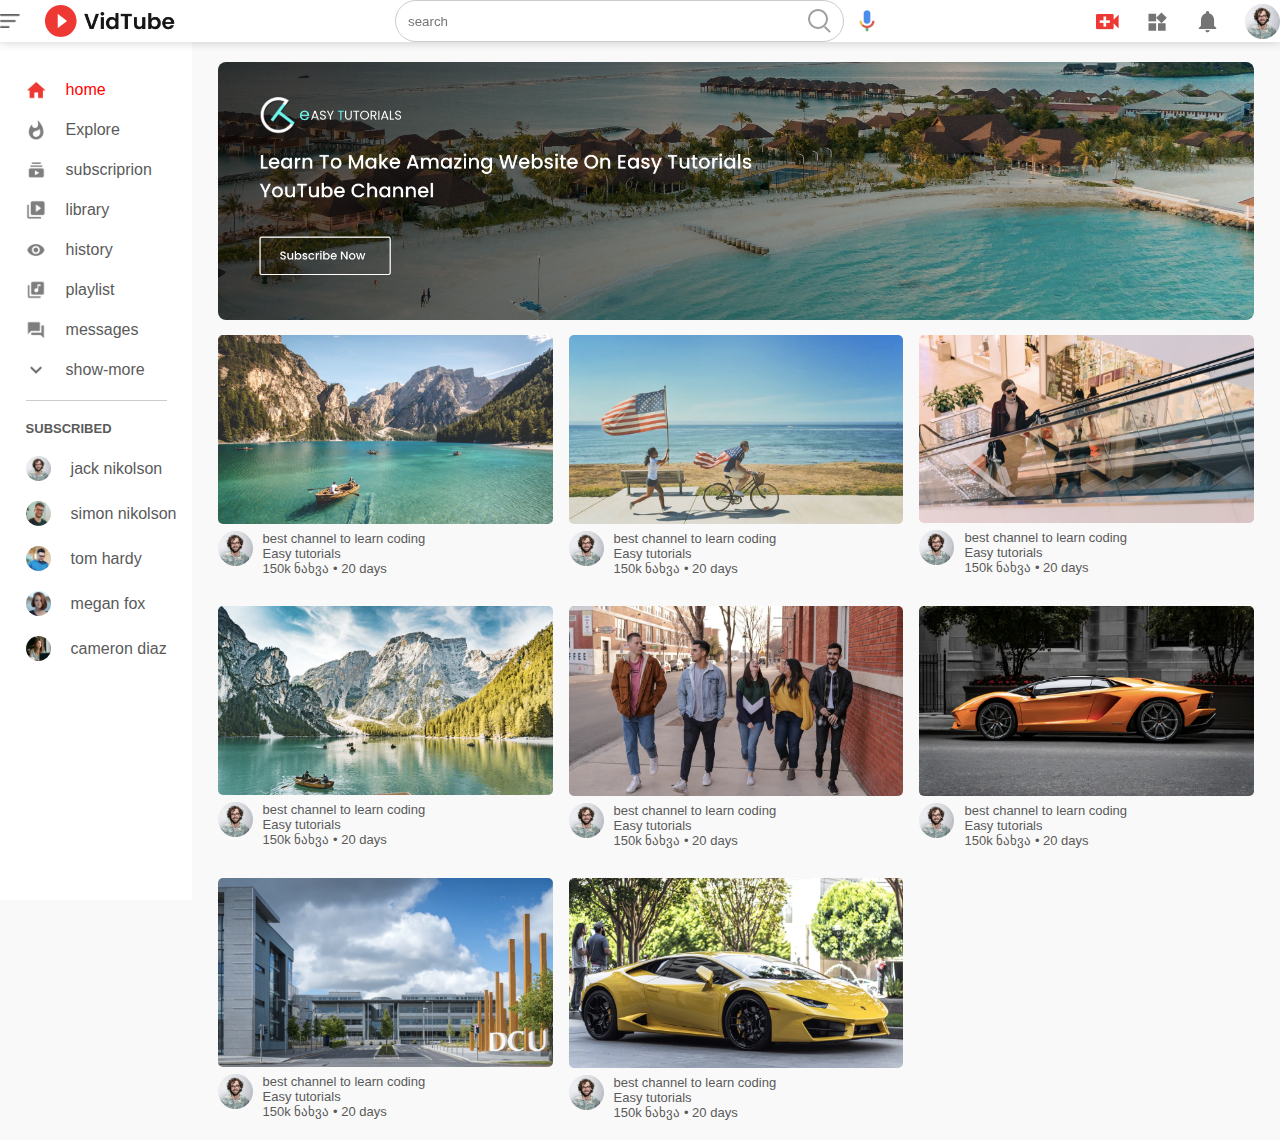
<file: youtube/index.html>
<html lang="en">
<head>
    <meta charset="UTF-8">
    <meta http-equiv="X-UA-Compatible" content="IE=edge">
    <meta name="viewport" content="width=device-width, initial-scale=1.0">
    <title>youtube</title>
    <link rel="stylesheet" href="index.css">
</head>
<body>
<nav class="flex-div">
    <div class="nav-left flex-div">
        <img src="images/menu.png " class="menu-icon">
        <img src="images/logo.png" class="logo">

    </div>
    <div class="nav-middle flex-div">
        <div class="search-box flex-div" >
        <input type="text" placeholder="search">
            <img src="images/search.png">
        </div>
        <img src="images/voice-search.png" class="mic-icon">
    </div>
    <div class="nav-right flex-div">
        <img src="images/upload.png">
        <img src="images/more.png">
        <img src="images/notification.png">
        <img src="images/Jack.png" class="user-icon">
    </div>
</nav>
<!-- sidebar -->
<div class="sidebar">
    <div class="shortcut-links">
        <a href=""><img src="images/home.png"><p>home</p></a>
        <a href=""><img src="images/explore.png"><p>Explore</p></a>
        <a href=""><img src="images/subscriprion.png"><p>subscriprion</p></a>
        <a href=""><img src="images/library.png"><p>library</p></a>
        <a href=""><img src="images/history.png"><p>history</p></a>
        <a href=""><img src="images/playlist.png"><p>playlist</p></a>
        <a href=""><img src="images/messages.png"><p>messages</p></a>
        <a href=""><img src="images/show-more.png"><p>show-more</p></a>
<hr>
    </div>
    <div class="subscribed-list">
        <h3>SUBSCRIBED</h3>
        <a href=""><img src="images/Jack.png"><p>jack nikolson</p></a>
        <a href=""><img src="images/simon.png"><p>simon nikolson</p></a>
        <a href=""><img src="images/tom.png"><p>tom hardy</p></a>
        <a href=""><img src="images/megan.png"><p>megan fox</p></a>
        <a href=""><img src="images/cameron.png"><p>cameron diaz</p></a>
        </div>
</div>
<div class="container">
    <div class="banner">
        <img src="images/banner.png">
    </div>
    <div class="list-countainer">
        <div class="vid-list">
            <a href="play-video.html"><img src="images/thumbnail1.png" class="thumbnail"></a>
            <div class="flex-div">
                <img src="images/Jack.png">
                <div class="vid-info">
                    <a href="play-video.html">best channel to learn coding</a>
                    <p>Easy tutorials</p>
                    <p>150k ნახვა &bull; 20 days</p>
                </div>
            </div>
        </div>
        <div class="vid-list">
            <a href=""><img src="images/thumbnail2.png" class="thumbnail"></a>
            <div class="flex-div">
                <img src="images/Jack.png">
                <div class="vid-info">
                    <a href="">best channel to learn coding</a>
                    <p>Easy tutorials</p>
                    <p>150k ნახვა &bull; 20 days</p>
                </div>
            </div>
        </div>
        <div class="vid-list">
            <a href=""><img src="images/thumbnail3.png" class="thumbnail"></a>
            <div class="flex-div">
                <img src="images/Jack.png">
                <div class="vid-info">
                    <a href="">best channel to learn coding</a>
                    <p>Easy tutorials</p>
                    <p>150k ნახვა &bull; 20 days</p>
                </div>
            </div>
        </div>
        <div class="vid-list">
            <a href=""><img src="images/thumbnail4.png" class="thumbnail"></a>
            <div class="flex-div">
                <img src="images/Jack.png">
                <div class="vid-info">
                    <a href="">best channel to learn coding</a>
                    <p>Easy tutorials</p>
                    <p>150k ნახვა &bull; 20 days</p>
                </div>
            </div>
        </div>
        <div class="vid-list">
            <a href=""><img src="images/thumbnail5.png" class="thumbnail"></a>
            <div class="flex-div">
                <img src="images/Jack.png">
                <div class="vid-info">
                    <a href="">best channel to learn coding</a>
                    <p>Easy tutorials</p>
                    <p>150k ნახვა &bull; 20 days</p>
                </div>
            </div>
        </div>
        <div class="vid-list">
            <a href=""><img src="images/thumbnail6.png" class="thumbnail"></a>
            <div class="flex-div">
                <img src="images/Jack.png">
                <div class="vid-info">
                    <a href="">best channel to learn coding</a>
                    <p>Easy tutorials</p>
                    <p>150k ნახვა &bull; 20 days</p>
                </div>
            </div>
        </div>
        <div class="vid-list">
            <a href=""><img src="images/thumbnail7.png" class="thumbnail"></a>
            <div class="flex-div">
                <img src="images/Jack.png">
                <div class="vid-info">
                    <a href="">best channel to learn coding</a>
                    <p>Easy tutorials</p>
                    <p>150k ნახვა &bull; 20 days</p>
                </div>
            </div>
        </div>
        <div class="vid-list">
            <a href=""><img src="images/thumbnail8.png" class="thumbnail"></a>
            <div class="flex-div">
                <img src="images/Jack.png">
                <div class="vid-info">
                    <a href="">best channel to learn coding</a>
                    <p>Easy tutorials</p>
                    <p>150k ნახვა &bull; 20 days</p>
                </div>
            </div>
        </div>
    </div>

</div>




    <script src="index.js"></script>
</body>
</html>
</file>
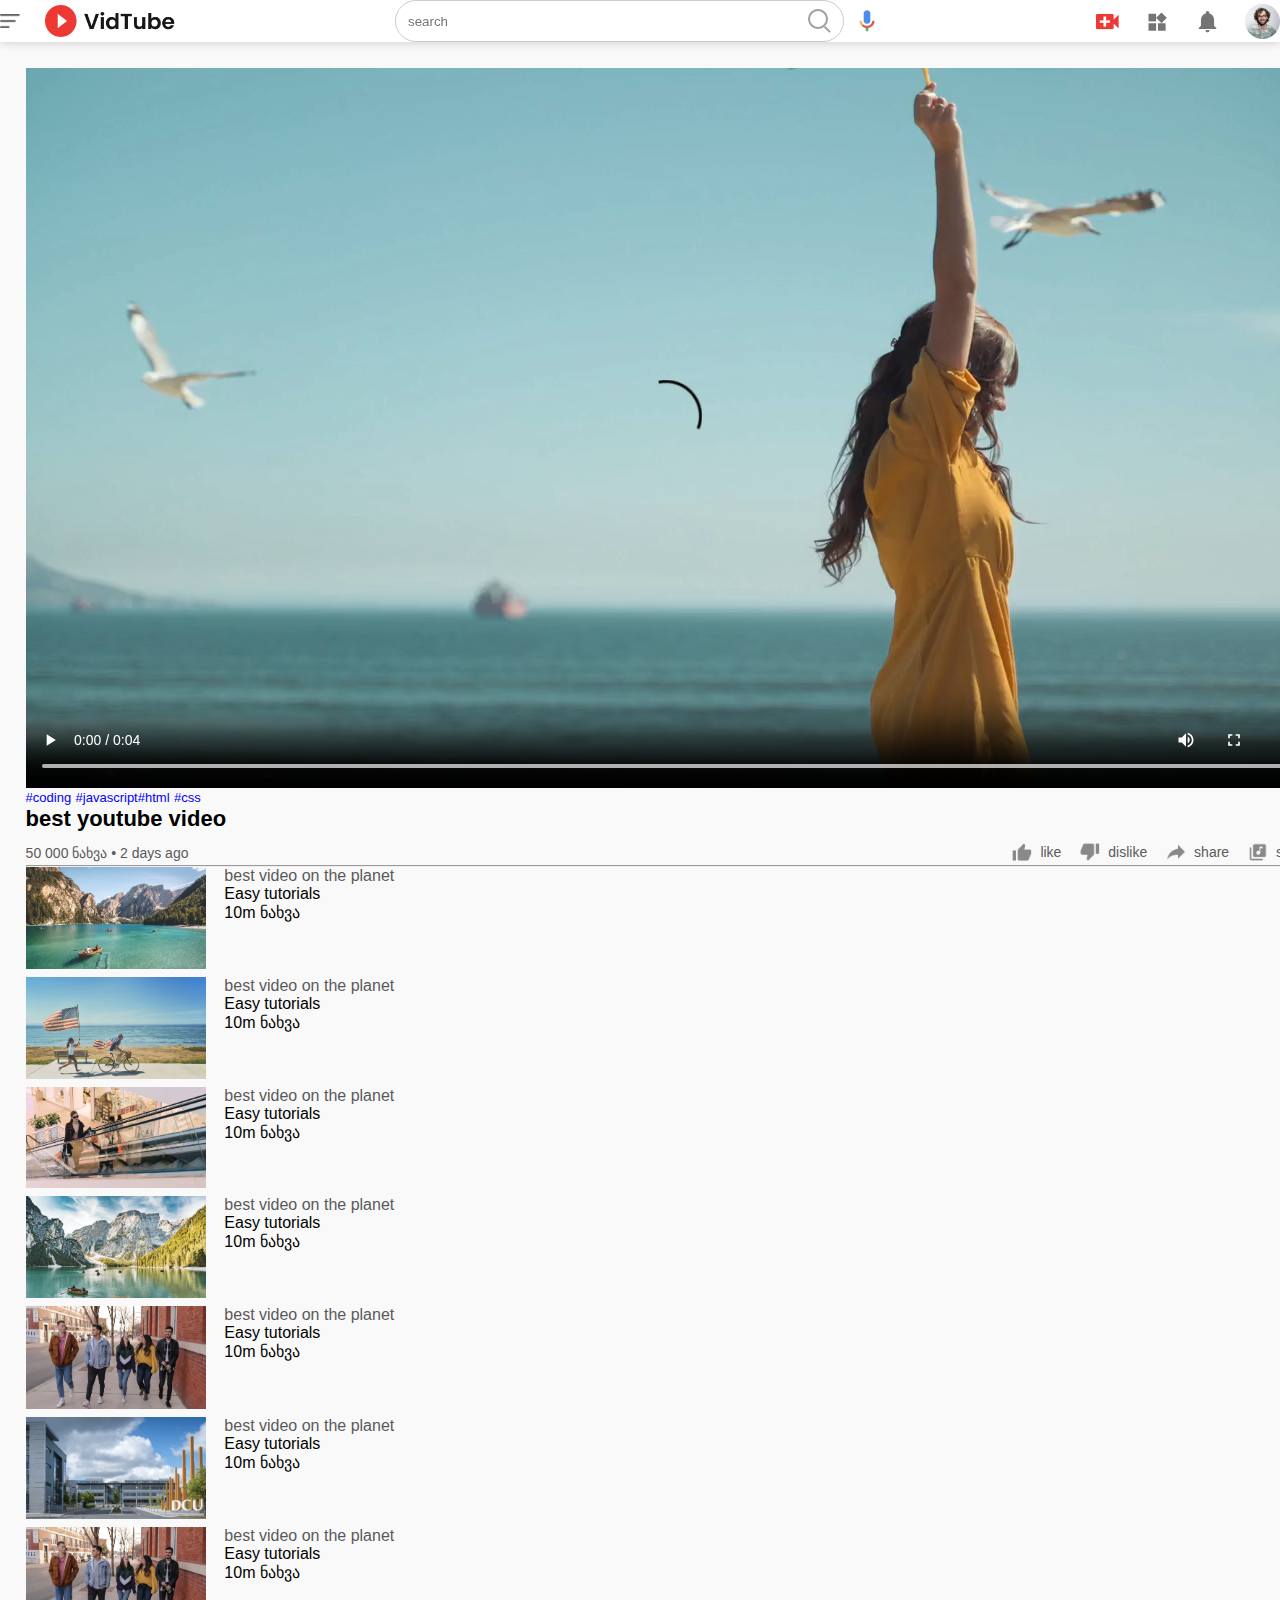
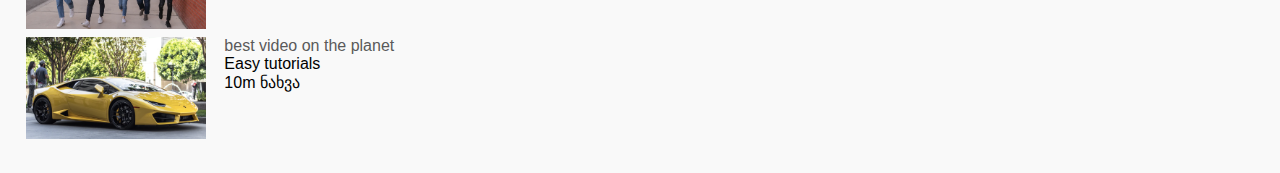
<file: youtube/play-video.html>
<html lang="en">
<head>
    <meta charset="UTF-8">
    <meta http-equiv="X-UA-Compatible" content="IE=edge">
    <meta name="viewport" content="width=device-width, initial-scale=1.0">
    <title>play video</title>
    <link rel="stylesheet" href="index.css">
</head>
<body>
    
    <nav class="flex-div">
        <div class="nav-left flex-div">
            <img src="images/menu.png " class="menu-icon">
            <img src="images/logo.png" class="logo">
    
        </div>
        <div class="nav-middle flex-div">
            <div class="search-box flex-div" >
            <input type="text" placeholder="search">
                <img src="images/search.png">
            </div>
            <img src="images/voice-search.png" class="mic-icon">
        </div>
        <div class="nav-right flex-div">
            <img src="images/upload.png">
            <img src="images/more.png">
            <img src="images/notification.png">
            <img src="images/Jack.png" class="user-icon">
        </div>
    </nav>

<div class="container play-container">
    <div class="row">
        <div class="play-video">
            <video controls autoplay>
                <source src="images/video.mp4" type="video/mp4">
            </video>
            <div class="tags">
                <a href="" >#coding</a> <a href="">#javascript</a><a href="">#html</a> <a href="">#css</a>
            </div>
<h3>best youtube video</h3>
<div class="play-video-info">
    <p>50 000 ნახვა &bull; 2 days ago</p>
    <div>
        <a href=""><img src="images/like.png" >like</a>
        <a href=""><img src="images/dislike.png" >dislike</a>
        <a href=""><img src="images/share.png" >share</a>
        <a href=""><img src="images/save.png" >save</a>
    </div>
</div>
<hr>







        </div>
        <div class="right-sidebar">
            <div class="side-video-list">
                <a href="" class="small-thumbnail"> <img src="images/thumbnail1.png"></a>
                <div class="vid-ifro">
                    <a href="">best video on the planet</a>
                    <p>Easy tutorials</p>
                    <p>10m ნახვა</p>

                </div>
            </div>
            <div class="side-video-list">
                <a href="" class="small-thumbnail"> <img src="images/thumbnail2.png"></a>
                <div class="vid-ifro">
                    <a href="">best video on the planet</a>
                    <p>Easy tutorials</p>
                    <p>10m ნახვა</p>

                </div>
            </div>
            <div class="side-video-list">
                <a href="" class="small-thumbnail"> <img src="images/thumbnail3.png"></a>
                <div class="vid-ifro">
                    <a href="">best video on the planet</a>
                    <p>Easy tutorials</p>
                    <p>10m ნახვა</p>

                </div>
            </div>
            <div class="side-video-list">
                <a href="" class="small-thumbnail"> <img src="images/thumbnail4.png"></a>
                <div class="vid-ifro">
                    <a href="">best video on the planet</a>
                    <p>Easy tutorials</p>
                    <p>10m ნახვა</p>

                </div>
            </div>
            <div class="side-video-list">
                <a href="" class="small-thumbnail"> <img src="images/thumbnail5.png"></a>
                <div class="vid-ifro">
                    <a href="">best video on the planet</a>
                    <p>Easy tutorials</p>
                    <p>10m ნახვა</p>

                </div>
            </div>
            <div class="side-video-list">
                <a href="" class="small-thumbnail"> <img src="images/thumbnail7.png"></a>
                <div class="vid-ifro">
                    <a href="">best video on the planet</a>
                    <p>Easy tutorials</p>
                    <p>10m ნახვა</p>

                </div>
            </div>
            <div class="side-video-list">
                <a href="" class="small-thumbnail"> <img src="images/thumbnail5.png"></a>
                <div class="vid-ifro">
                    <a href="">best video on the planet</a>
                    <p>Easy tutorials</p>
                    <p>10m ნახვა</p>

                </div>
            </div>
            <div class="side-video-list">
                <a href="" class="small-thumbnail"> <img src="images/thumbnail8.png"></a>
                <div class="vid-ifro">
                    <a href="">best video on the planet</a>
                    <p>Easy tutorials</p>
                    <p>10m ნახვა</p>

                </div>
            </div>
        </div>
    </div>
</div>



</body>
</html>
</file>
<file: youtube/index.css>
*{
    margin: 0;
    padding: 0;
    box-sizing: border-box;
    font-family: sans-serif, 'popins';
}
a{
    text-decoration: none;
    color: #5a5a5a;
}
img{
    cursor: pointer;
}
.flex-div{
    display: flex;
    align-items: center;
}
nav{
    padding: 10px, 2%;
    justify-content: space-between;
    box-shadow: 0 0 10px rgba(0, 0, 0, 0.2);
    background: #fff;
    position: sticky;
    top: 0;
z-index: 10;
}
.nav-right img{
    width: 25px;
    margin-right: 25px;
}
.nav-right .user-icon{
    width: 35px;
    border-radius: 50%;
    margin-right: 0;
}
.nav-left .menu-icon{
    width: 20px;
    margin-right: 25px;
}
.nav-left .logo{
    width: 130px;

}
.nav-middle .mic-icon{
    width: 16px;
}
.nav-middle .search-box{
border: 1px solid #ccc;
margin-right: 15px;
padding: 8px 12px;
border-radius: 25px;
}
.nav-middle .search-box input{
    width: 400px;
    border: 0;
    outline: 0;
    background: transparent;
}
   /* sidebar */
.sidebar{
    background: #fff;
    width: 15%;
    height: 100vh;
    position: fixed;
    top: 0;
    padding-left: 2%;
    padding-top: 80px;
}
.shortcut-links a img{
width: 20px;
margin-right: 20px;
}
.shortcut-links a{
    display: flex;
    align-items: center;
    margin-bottom: 20px;
    width: fit-content;
    flex-wrap: wrap;
}
.shortcut-links a:first-child{
    color: red;
}
.sidebar hr{
    border: 0;
    height: 1px;
    background: #ccc;
    width: 85%;
}
.subscribed-list h3{
    font-size: 13px;
    margin: 20px 0;
    color: #5a5a5a;
}
.subscribed-list a{
    display: flex;
    align-items: center;
    margin-bottom: 20px;
    width: fit-content;
    flex-wrap: wrap;
}
.subscribed-list a img{
    width: 25px;
    border-radius: 50%;
    margin-right: 20px;
}
.small-sidebar{
    width: 5%;
}
.small-sidebar a p{
    display: none;
}
.small-sidebar h3{
    display: none;

}
.small-sidebar hr{
    width: 50%;
    margin-bottom: 25px;
}
.container{
    background: #f9f9f9;
    padding-left: 17%;
    padding-right: 2%;
    padding-top: 20px;
    padding-bottom: 20px;
}
.large-container{
    padding-left: 7%;

}
.banner{
    width: 100%;
}
.banner img{
    width: 100%;
    border-radius: 8px;
}
.list-countainer{
    display: grid;
    grid-template-columns: repeat(auto-fit, minmax(250px, 1fr));
    grid-column-gap: 16px;
    grid-row-gap: 30px;
    margin-top: 15px;
}
.vid-list .thumbnail{
    width: 100%;
    border-radius: 5px;
}
.vid-list .flex-div{
    align-items: flex-start;
    margin-top: 7px;
}
.vid-list .flex-div img{
    width: 35px;
    margin-right: 10px;
    border-radius: 50%;
}
.vid-info{
    color: #5a5a5a;
    font-size: 13px;
}
vid-info a{
    color: #000;
    font-weight: 600;
    display: block;
    margin-bottom: 5px;
}
@media (max-width: 900px){
    .menu-icon{
        display: none;
    }
    .sidebar{
        display: none;
    }
    .container, .large-container{
        padding-left: 5%;
        padding-right: 5%;
    }
    .nav-right img{
        display: none;
    }
    .nav-right .user-icon{
        display: block;
        width: 30px;
    }
    .nav-middle .search-box input{
        width: 100px;
    }
    .nav-middle .mic-icon{
        display: none;
    }
    .logo{
        width: 90px;
    }
}
.play-container{
    padding: 2%;
}
.row{
    display: flex;
    justify-content: space-between;
    flex-wrap: wrap;
}
.pay-video{
    flex-basis: 69%;
}
.right-sidebar{
    flex-basis: 30%;
}
.pay-video  video{
    width: 100%;
}
.side-video-list{
    display: flex;
    justify-content: space-between;
    margin-bottom: 8px;
}
.side-video-list img{
    width: 100%;
}
.side-video-list .small-thumbnail{
    flex-basis: 49%;
}
.side-video-list .vid-ifmo{
    flex-basis: 49%;
}
.play-video .tags a{
    color: #0000ff;
    font-size: 13px;
}
.play-video h3{
     font-weight: 600;
     font-size: 22px;
}
.play-video .play-video-info{
    display: flex;
    align-items: center;
    justify-content: space-between;
    flex-wrap: wrap;
    margin-top: 10px;
    font-size: 14px;
    color: #5a5a5a;
}
.play-video .play-video-info a img{
    width: 20px;
    margin-right: 8px;
}
.play-video .play-video-info a{
    display: inline-flex;
    align-items: center;
    margin-left: 15px;
}
.pay-video hr{
    border: 0;
    height: 1px;
    background: #ccc;
    margin: 10px 0;
}
</file>
